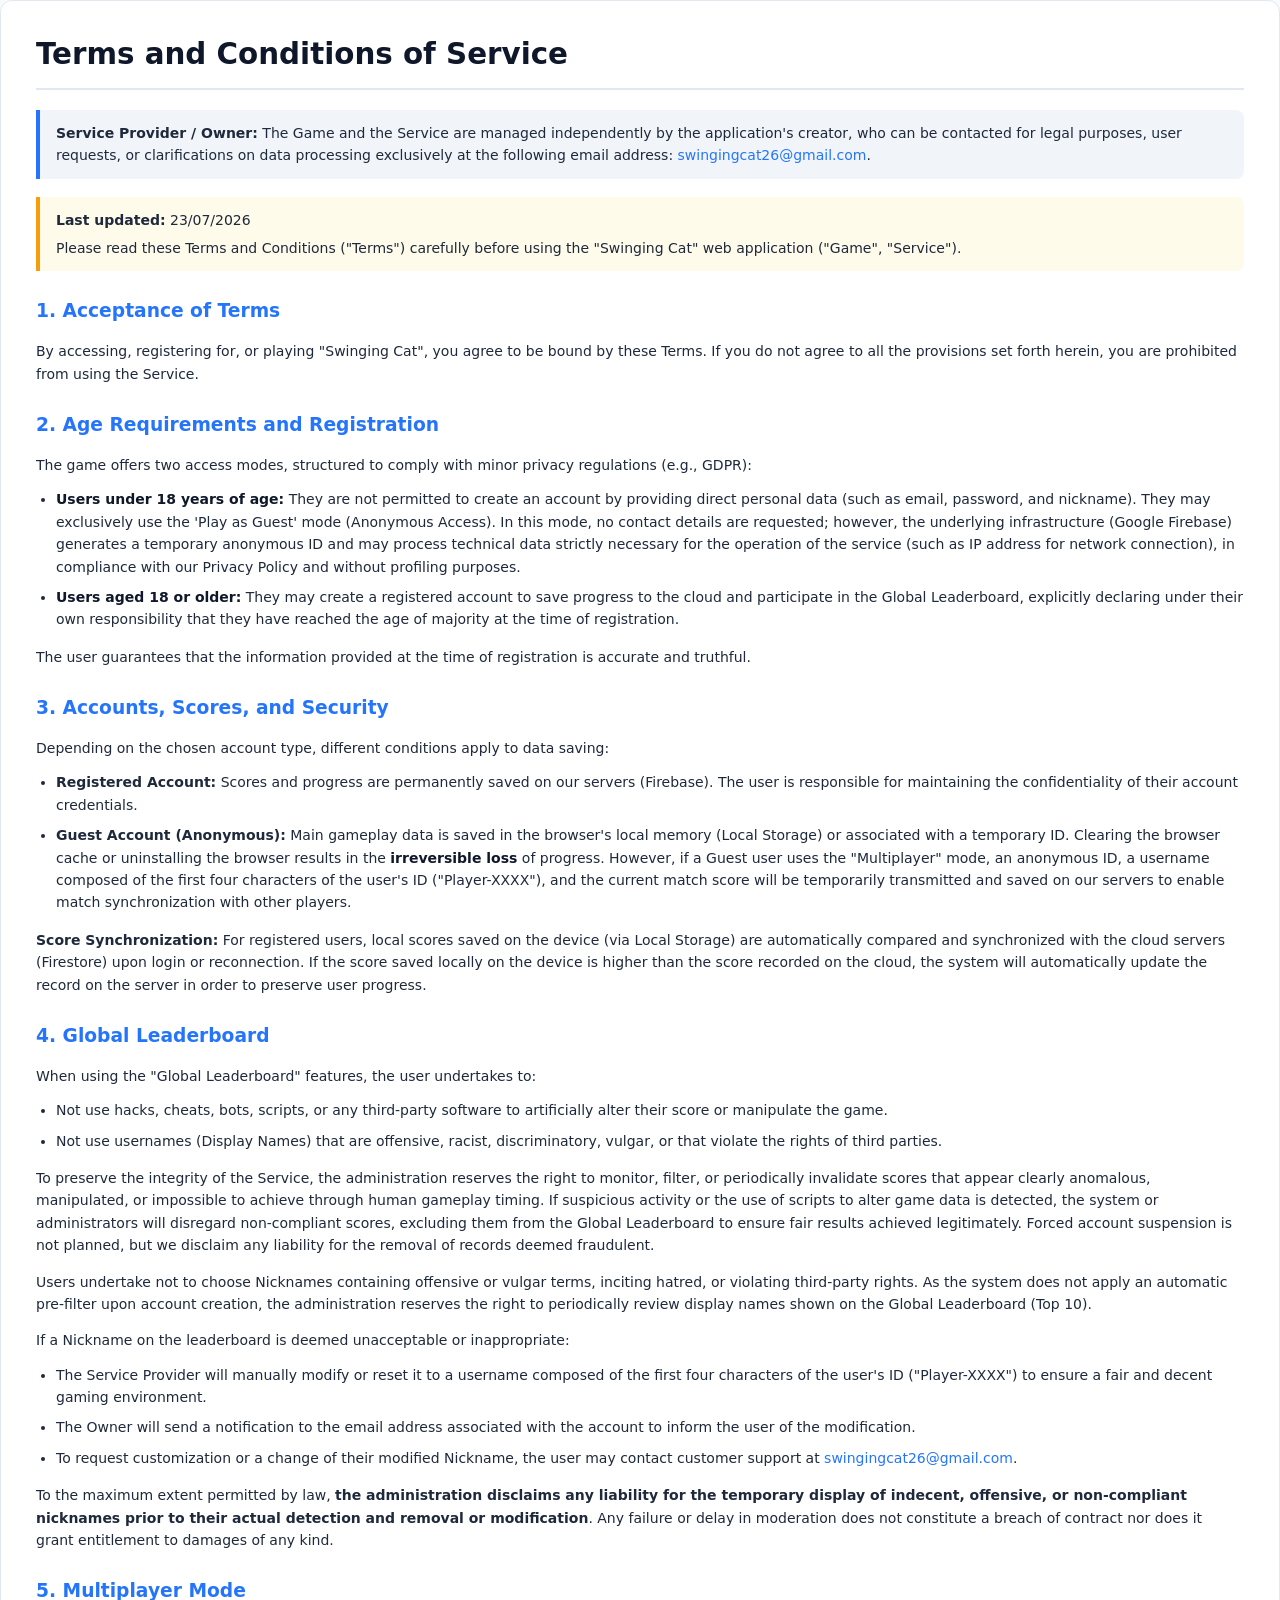
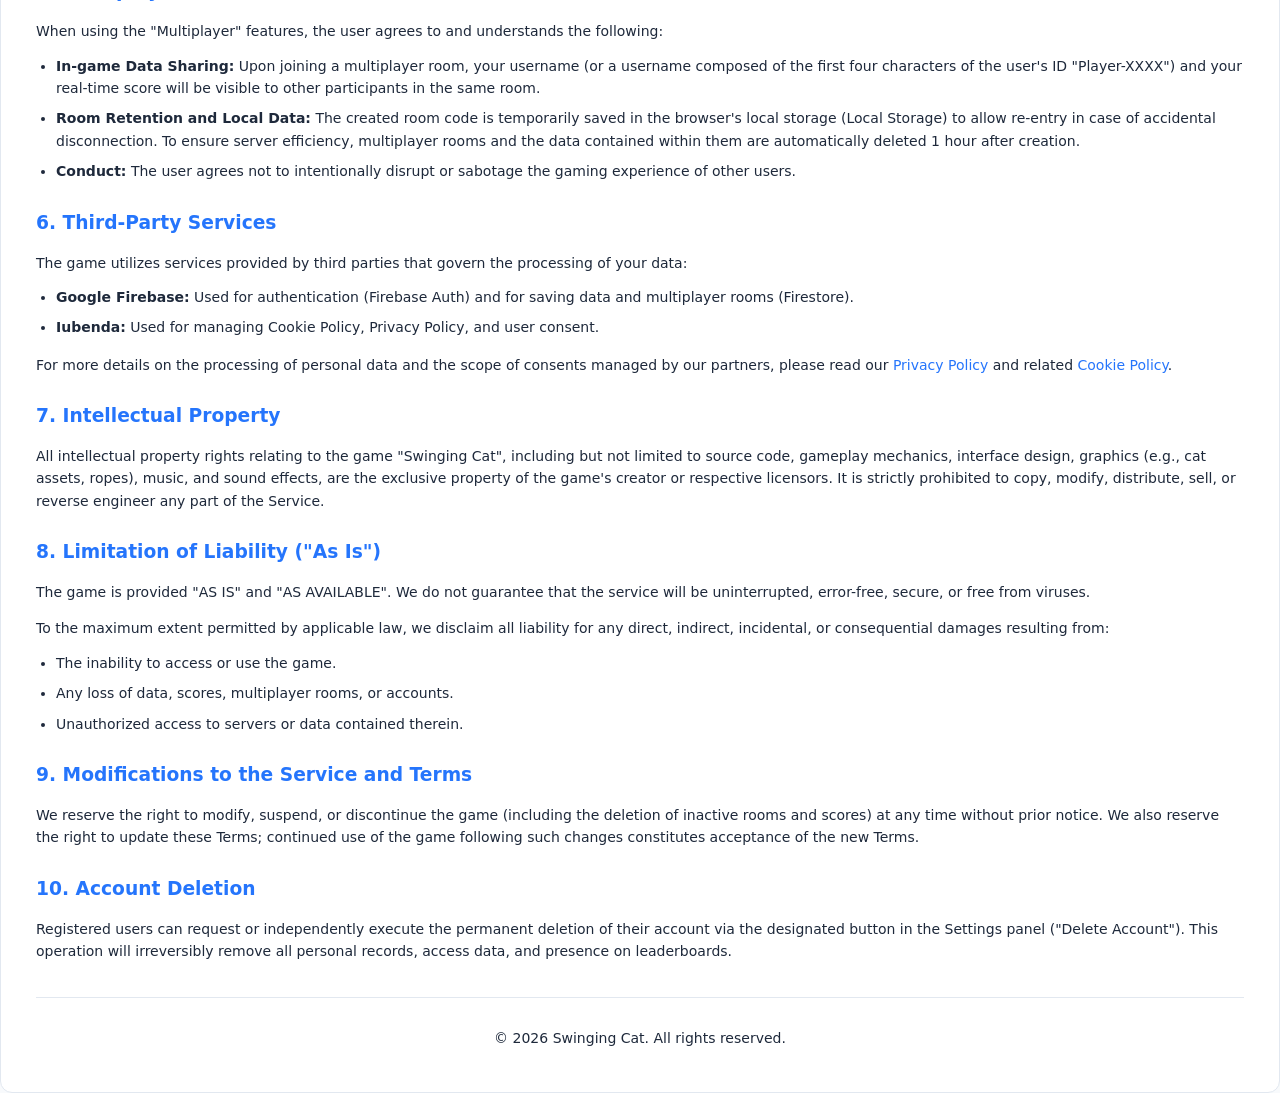
<file: terms_conds.html>
<!DOCTYPE html>
<html lang="en">
<head>
    <meta charset="UTF-8">
    <title>Terms and Conditions - Swinging Cat</title>
    <style>
        @page {
            size: A4;
            margin: 18mm 15mm;
            background-color: #f8fafc;
        }
        *, *::before, *::after {
            box-sizing: border-box;
        }
        body {
            font-family: system-ui, -apple-system, 'Segoe UI', Roboto, Helvetica, Arial, sans-serif;
            background-color: #f8fafc;
            color: #1e293b;
            line-height: 1.6;
            margin: 0;
            padding: 0;
            font-size: 10.5pt;
        }
        .container {
            background: #ffffff;
            padding: 30px 35px;
            border-radius: 12px;
            border: 1px solid #e2e8f0;
        }
        h1 {
            color: #0f172a;
            font-size: 22pt;
            border-bottom: 2px solid #e2e8f0;
            padding-bottom: 10px;
            margin-top: 0;
            margin-bottom: 20px;
        }
        h2 {
            color: #2575fc;
            font-size: 14pt;
            margin-top: 25px;
            margin-bottom: 12px;
            page-break-after: avoid;
        }
        p, li {
            font-size: 10.5pt;
            color: #1e293b;
            margin-bottom: 12px;
        }
        ul {
            margin-top: 5px;
            margin-bottom: 15px;
            padding-left: 20px;
        }
        li {
            margin-bottom: 8px;
        }
        .highlight {
            font-weight: bold;
            color: #0f172a;
        }
        .owner-box {
            background-color: #f1f5f9;
            border-left: 4px solid #2575fc;
            padding: 12px 16px;
            margin-bottom: 18px;
            border-radius: 0 8px 8px 0;
            page-break-inside: avoid;
        }
        .owner-box p {
            margin: 0;
        }
        .warning {
            background-color: #fffbeb;
            border-left: 4px solid #f59e0b;
            padding: 12px 16px;
            margin-bottom: 20px;
            border-radius: 0 8px 8px 0;
            page-break-inside: avoid;
        }
        .warning p {
            margin: 0 0 6px 0;
        }
        .warning p:last-child {
            margin: 0;
        }
        a {
            color: #2575fc;
            text-decoration: none;
        }
        .footer {
            margin-top: 35px;
            padding-top: 15px;
            border-top: 1px solid #e2e8f0;
            text-align: center;
            font-size: 9.5pt;
            color: #64748b;
        }
    </style>
</head>
<body>
    <div class="container">
        <h1>Terms and Conditions of Service</h1>
        
        <div class="owner-box">
            <p><strong>Service Provider / Owner:</strong> The Game and the Service are managed independently by the application's creator, who can be contacted for legal purposes, user requests, or clarifications on data processing exclusively at the following email address: <a href="mailto:swingingcat26@gmail.com">swingingcat26@gmail.com</a>.</p>
        </div>

        <div class="warning">
            <p><strong>Last updated:</strong> 23/07/2026</p>
            <p>Please read these Terms and Conditions ("Terms") carefully before using the "Swinging Cat" web application ("Game", "Service").</p>
        </div>

        <h2>1. Acceptance of Terms</h2>
        <p>By accessing, registering for, or playing "Swinging Cat", you agree to be bound by these Terms. If you do not agree to all the provisions set forth herein, you are prohibited from using the Service.</p>

        <h2>2. Age Requirements and Registration</h2>
        <p>The game offers two access modes, structured to comply with minor privacy regulations (e.g., GDPR):</p>
        <ul> 
            <li><span class="highlight">Users under 18 years of age:</span> They are not permitted to create an account by providing direct personal data (such as email, password, and nickname). They may exclusively use the 'Play as Guest' mode (Anonymous Access). In this mode, no contact details are requested; however, the underlying infrastructure (Google Firebase) generates a temporary anonymous ID and may process technical data strictly necessary for the operation of the service (such as IP address for network connection), in compliance with our Privacy Policy and without profiling purposes.</li>
            <li><span class="highlight">Users aged 18 or older:</span> They may create a registered account to save progress to the cloud and participate in the Global Leaderboard, explicitly declaring under their own responsibility that they have reached the age of majority at the time of registration.</li>
        </ul>
        <p>The user guarantees that the information provided at the time of registration is accurate and truthful.</p>

        <h2>3. Accounts, Scores, and Security</h2>
        <p>Depending on the chosen account type, different conditions apply to data saving:</p>
        <ul>
            <li><strong>Registered Account:</strong> Scores and progress are permanently saved on our servers (Firebase). The user is responsible for maintaining the confidentiality of their account credentials.</li>
            <li><strong>Guest Account (Anonymous):</strong> Main gameplay data is saved in the browser's local memory (Local Storage) or associated with a temporary ID. Clearing the browser cache or uninstalling the browser results in the <span class="highlight">irreversible loss</span> of progress. However, if a Guest user uses the "Multiplayer" mode, an anonymous ID, a username composed of the first four characters of the user's ID ("Player-XXXX"), and the current match score will be temporarily transmitted and saved on our servers to enable match synchronization with other players.</li>
        </ul>
        <p><strong>Score Synchronization:</strong> For registered users, local scores saved on the device (via Local Storage) are automatically compared and synchronized with the cloud servers (Firestore) upon login or reconnection. If the score saved locally on the device is higher than the score recorded on the cloud, the system will automatically update the record on the server in order to preserve user progress.</p>

        <h2>4. Global Leaderboard</h2>
        <p>When using the "Global Leaderboard" features, the user undertakes to:</p>
        <ul>
            <li>Not use hacks, cheats, bots, scripts, or any third-party software to artificially alter their score or manipulate the game.</li>
            <li>Not use usernames (Display Names) that are offensive, racist, discriminatory, vulgar, or that violate the rights of third parties.</li>
        </ul>
        <p>To preserve the integrity of the Service, the administration reserves the right to monitor, filter, or periodically invalidate scores that appear clearly anomalous, manipulated, or impossible to achieve through human gameplay timing. If suspicious activity or the use of scripts to alter game data is detected, the system or administrators will disregard non-compliant scores, excluding them from the Global Leaderboard to ensure fair results achieved legitimately. Forced account suspension is not planned, but we disclaim any liability for the removal of records deemed fraudulent.</p>
        <p>Users undertake not to choose Nicknames containing offensive or vulgar terms, inciting hatred, or violating third-party rights. As the system does not apply an automatic pre-filter upon account creation, the administration reserves the right to periodically review display names shown on the Global Leaderboard (Top 10).</p>
        <p>If a Nickname on the leaderboard is deemed unacceptable or inappropriate:</p>
        <ul>
            <li>The Service Provider will manually modify or reset it to a username composed of the first four characters of the user's ID ("Player-XXXX") to ensure a fair and decent gaming environment.</li>
            <li>The Owner will send a notification to the email address associated with the account to inform the user of the modification.</li>
            <li>To request customization or a change of their modified Nickname, the user may contact customer support at <a href="mailto:swingingcat26@gmail.com">swingingcat26@gmail.com</a>.</li>
        </ul>
        <p>To the maximum extent permitted by law, <strong>the administration disclaims any liability for the temporary display of indecent, offensive, or non-compliant nicknames prior to their actual detection and removal or modification</strong>. Any failure or delay in moderation does not constitute a breach of contract nor does it grant entitlement to damages of any kind.</p>

        <h2>5. Multiplayer Mode</h2>
        <p>When using the "Multiplayer" features, the user agrees to and understands the following:</p>
        <ul>
            <li><strong>In-game Data Sharing:</strong> Upon joining a multiplayer room, your username (or a username composed of the first four characters of the user's ID "Player-XXXX") and your real-time score will be visible to other participants in the same room.</li>
            <li><strong>Room Retention and Local Data:</strong> The created room code is temporarily saved in the browser's local storage (Local Storage) to allow re-entry in case of accidental disconnection. To ensure server efficiency, multiplayer rooms and the data contained within them are automatically deleted 1 hour after creation.</li>
            <li><strong>Conduct:</strong> The user agrees not to intentionally disrupt or sabotage the gaming experience of other users.</li>
        </ul>

        <h2>6. Third-Party Services</h2>
        <p>The game utilizes services provided by third parties that govern the processing of your data:</p>
        <ul>
            <li><strong>Google Firebase:</strong> Used for authentication (Firebase Auth) and for saving data and multiplayer rooms (Firestore).</li>
            <li><strong>Iubenda:</strong> Used for managing Cookie Policy, Privacy Policy, and user consent.</li>
        </ul>
        <p>For more details on the processing of personal data and the scope of consents managed by our partners, please read our <a href="https://www.iubenda.com/privacy-policy/73452321" target="_blank">Privacy Policy</a> and related <a href="https://www.iubenda.com/privacy-policy/73452321/cookie-policy" target="_blank">Cookie Policy</a>.</p>

        <h2>7. Intellectual Property</h2>
        <p>All intellectual property rights relating to the game "Swinging Cat", including but not limited to source code, gameplay mechanics, interface design, graphics (e.g., cat assets, ropes), music, and sound effects, are the exclusive property of the game's creator or respective licensors. It is strictly prohibited to copy, modify, distribute, sell, or reverse engineer any part of the Service.</p>

        <h2>8. Limitation of Liability ("As Is")</h2>
        <p>The game is provided "AS IS" and "AS AVAILABLE". We do not guarantee that the service will be uninterrupted, error-free, secure, or free from viruses.</p>
        <p>To the maximum extent permitted by applicable law, we disclaim all liability for any direct, indirect, incidental, or consequential damages resulting from:</p>
        <ul>
            <li>The inability to access or use the game.</li>
            <li>Any loss of data, scores, multiplayer rooms, or accounts.</li>
            <li>Unauthorized access to servers or data contained therein.</li>
        </ul>

        <h2>9. Modifications to the Service and Terms</h2>
        <p>We reserve the right to modify, suspend, or discontinue the game (including the deletion of inactive rooms and scores) at any time without prior notice. We also reserve the right to update these Terms; continued use of the game following such changes constitutes acceptance of the new Terms.</p>

        <h2>10. Account Deletion</h2>
        <p>Registered users can request or independently execute the permanent deletion of their account via the designated button in the Settings panel ("Delete Account"). This operation will irreversibly remove all personal records, access data, and presence on leaderboards.</p>
        
        <div class="footer">
            <p>&copy; 2026 Swinging Cat. All rights reserved.</p>
        </div>
    </div>
</body>
</html>
</file>
